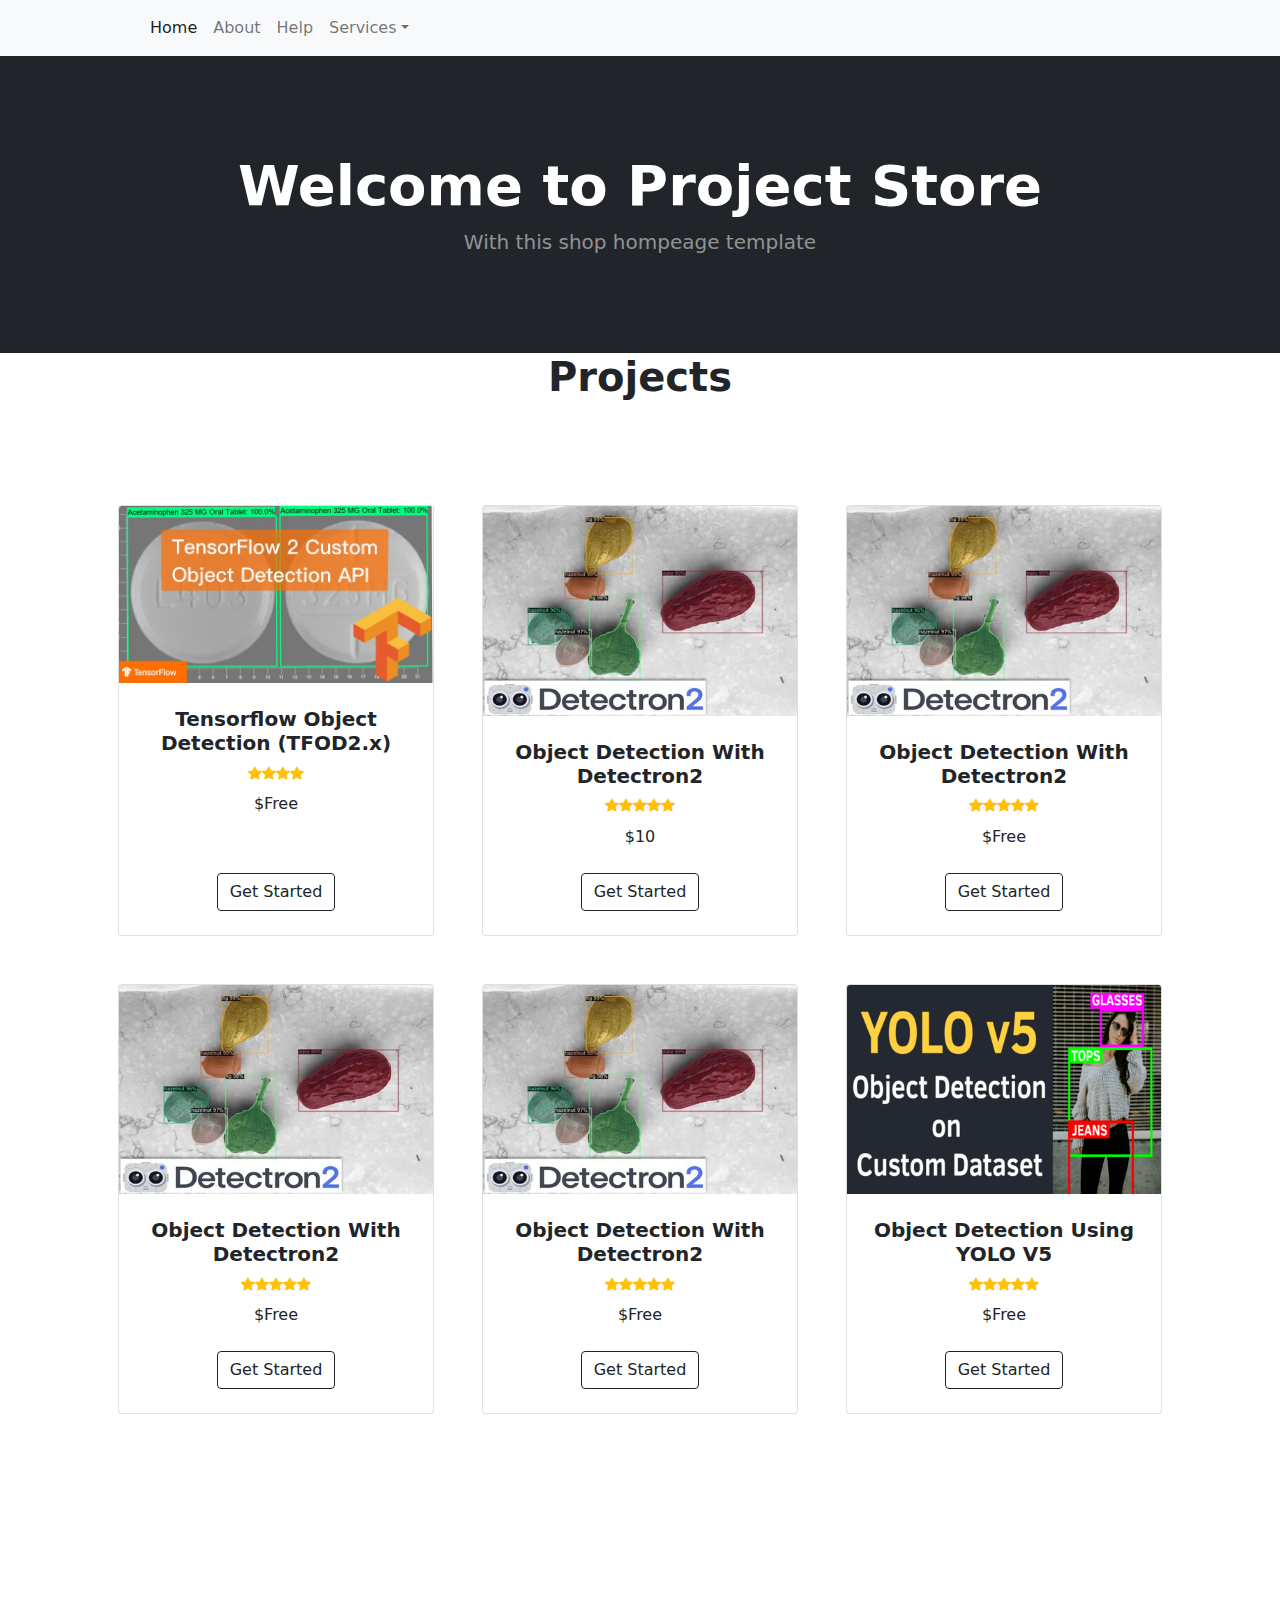
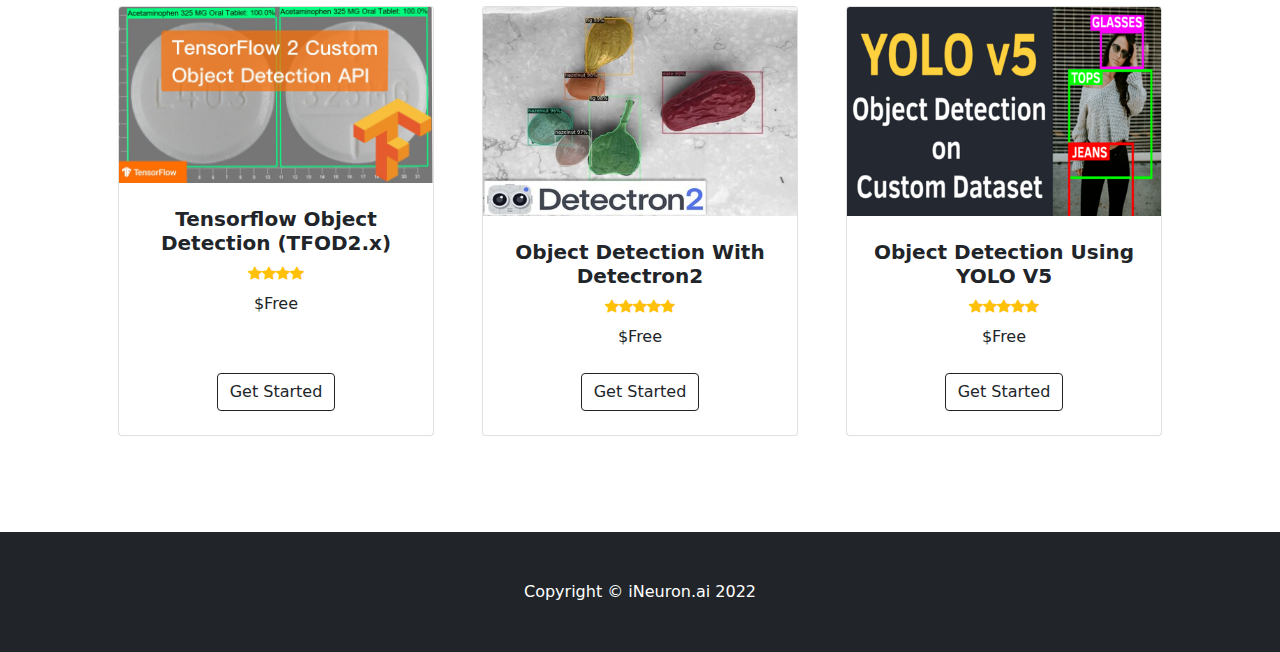
<file: project_store_presentation_layer/index.html>
<!DOCTYPE html>
<html lang="en">
    <head>
        <meta charset="utf-8" />
        <meta name="viewport" content="width=device-width, initial-scale=1, shrink-to-fit=no" />
        <meta name="description" content="" />
        <meta name="author" content="" />
        <title>CV Suite</title>
        <!-- Favicon-->
        <link rel="icon" type="image/x-icon" href="static/assets/favicon.ico" />
        <!-- Bootstrap icons-->
        <link href="https://cdn.jsdelivr.net/npm/bootstrap-icons@1.5.0/font/bootstrap-icons.css" rel="stylesheet" />
        <!-- Core theme CSS (includes Bootstrap)-->
        <link href="static/css/styles.css" rel="stylesheet" />
    </head>
    <body>
        <!-- Navigation-->
        <nav class="navbar navbar-expand-lg navbar-light bg-light">
            <div class="container px-4 px-lg-5">
                <!-- <a class="navbar-brand" href="#!">Welcome Home!</a> -->
                <button class="navbar-toggler" type="button" data-bs-toggle="collapse" data-bs-target="#navbarSupportedContent" aria-controls="navbarSupportedContent" aria-expanded="false" aria-label="Toggle navigation"><span class="navbar-toggler-icon"></span></button>
                <div class="collapse navbar-collapse" id="navbarSupportedContent">
                    <ul class="navbar-nav me-auto mb-2 mb-lg-0 ms-lg-4">
                        <li class="nav-item"><a class="nav-link active" aria-current="page" href="#!">Home</a></li>
                        <li class="nav-item"><a class="nav-link" href="#!">About</a></li>
                        <li class="nav-item"><a class="nav-link" href="#!">Help</a></li>
                        <li class="nav-item dropdown">
                            <a class="nav-link dropdown-toggle" id="navbarDropdown" href="#" role="button" data-bs-toggle="dropdown" aria-expanded="false">Services</a>
                            <ul class="dropdown-menu" aria-labelledby="navbarDropdown">
                                <li><a class="dropdown-item" href="#!">All Products</a></li>
                                <li><hr class="dropdown-divider" /></li>
                                <li><a class="dropdown-item" href="#!">Popular Items</a></li>
                                <li><a class="dropdown-item" href="#!">New Arrivals</a></li>
                            </ul>
                        </li>
                    </ul>
                    <!-- <form class="d-flex">
                        <button class="btn btn-outline-dark" type="submit">
                            <i class="bi-cart-fill me-1"></i>
                            Computer Vision
                            <span class="badge bg-dark text-white ms-1 rounded-pill">0</span>
                        </button>
                    </form> -->
                </div>
            </div>
        </nav>
        <!-- Header-->
        <header class="bg-dark py-5">
            <div class="container px-4 px-lg-5 my-5">
                <div class="text-center text-white">
                    <h1 class="display-4 fw-bolder">Welcome to Project Store</h1>
                    <p class="lead fw-normal text-white-50 mb-0">With this shop hompeage template</p>
                </div>
            </div>
        </header>

        <!-- heading -->
        <style>
            h1 {
              text-align: center;
            }

            </style>
        <h1 class="fw-bolder">Projects</h1>


        <!-- Section-->
        <section class="py-5">
           
            <div class="container px-4 px-lg-5 mt-5">
                <div class="row gx-4 gx-lg-5 row-cols-2 row-cols-md-3 row-cols-xl-3 justify-content-center">
                    <div class="col mb-5">
                        <div class="card h-100">
                            <!-- Product image-->
                            <img class="card-img-top" src="static/assets/tfod.jpg" alt="..." />
                            <!-- Product details-->
                            <div class="card-body p-4">
                                <div class="text-center">
                                    <!-- Product name-->
                                    <h5 class="fw-bolder">Tensorflow Object Detection (TFOD2.x)</h5> 
                                    <!-- Product price-->
                                    
                                    <div class="d-flex justify-content-center small text-warning mb-2">
                                        <div class="bi-star-fill"></div>
                                        <div class="bi-star-fill"></div>
                                        <div class="bi-star-fill"></div>
                                        <div class="bi-star-fill"></div>
                                        <div class="bi-star-"></div>
                                    </div>

                                    $Free
                                </div>
                            </div>
                            <!-- Product actions-->
                            <div class="card-footer p-4 pt-0 border-top-0 bg-transparent">
                                <div class="text-center"><a class="btn btn-outline-dark mt-auto" href="/tfod">Get Started</a></div>
                            </div>
                        </div>
                    </div>
                    <div class="col mb-5">
                        <div class="card h-100">
                            <!-- Sale badge-->
                            <!-- <div class="badge bg-dark text-white position-absolute" style="top: 0.5rem; right: 0.5rem">Sale</div> -->
                            <!-- Product image-->
                            <img class="card-img-top" src="static/assets/detectron.jpg" alt="..." />
                            <!-- Product details-->
                            <div class="card-body p-4">
                                <div class="text-center">
                                    <!-- Product name-->
                                    <h5 class="fw-bolder">Object Detection With Detectron2</h5>
                                    <!-- Product reviews-->
                                    <div class="d-flex justify-content-center small text-warning mb-2">
                                        <div class="bi-star-fill"></div>
                                        <div class="bi-star-fill"></div>
                                        <div class="bi-star-fill"></div>
                                        <div class="bi-star-fill"></div>
                                        <div class="bi-star-fill"></div>
                                    </div>
                                    <!-- Product price-->
                                    <!-- <span class="text-muted text-decoration-line-through">$20.00</span> -->
                                    $10
                                </div>
                            </div>
                            <!-- Product actions-->
                            <div class="card-footer p-4 pt-0 border-top-0 bg-transparent">
                                <div class="text-center"><a class="btn btn-outline-dark mt-auto" href="/">Get Started</a></div>
                            </div>
                        </div>
                    </div>
                    <div class="col mb-5">
                        <div class="card h-100">
                            <!-- Sale badge-->
                            <!-- <div class="badge bg-dark text-white position-absolute" style="top: 0.5rem; right: 0.5rem">Sale</div> -->
                            <!-- Product image-->
                            <img class="card-img-top" src="static/assets/detectron.jpg" alt="..." />
                            <!-- Product details-->
                            <div class="card-body p-4">
                                <div class="text-center">
                                    <!-- Product name-->
                                    <h5 class="fw-bolder">Object Detection With Detectron2</h5>
                                    <!-- Product reviews-->
                                    <div class="d-flex justify-content-center small text-warning mb-2">
                                        <div class="bi-star-fill"></div>
                                        <div class="bi-star-fill"></div>
                                        <div class="bi-star-fill"></div>
                                        <div class="bi-star-fill"></div>
                                        <div class="bi-star-fill"></div>
                                    </div>
                                    <!-- Product price-->
                                    <!-- <span class="text-muted text-decoration-line-through">$20.00</span> -->
                                    $Free
                                </div>
                            </div>
                            <!-- Product actions-->
                            <div class="card-footer p-4 pt-0 border-top-0 bg-transparent">
                                <div class="text-center"><a class="btn btn-outline-dark mt-auto" href="/">Get Started</a></div>
                            </div>
                        </div>
                    </div>
                    <div class="col mb-5">
                        <div class="card h-100">
                            <!-- Sale badge-->
                            <!-- <div class="badge bg-dark text-white position-absolute" style="top: 0.5rem; right: 0.5rem">Sale</div> -->
                            <!-- Product image-->
                            <img class="card-img-top" src="static/assets/detectron.jpg" alt="..." />
                            <!-- Product details-->
                            <div class="card-body p-4">
                                <div class="text-center">
                                    <!-- Product name-->
                                    <h5 class="fw-bolder">Object Detection With Detectron2</h5>
                                    <!-- Product reviews-->
                                    <div class="d-flex justify-content-center small text-warning mb-2">
                                        <div class="bi-star-fill"></div>
                                        <div class="bi-star-fill"></div>
                                        <div class="bi-star-fill"></div>
                                        <div class="bi-star-fill"></div>
                                        <div class="bi-star-fill"></div>
                                    </div>
                                    <!-- Product price-->
                                    <!-- <span class="text-muted text-decoration-line-through">$20.00</span> -->
                                    $Free
                                </div>
                            </div>
                            <!-- Product actions-->
                            <div class="card-footer p-4 pt-0 border-top-0 bg-transparent">
                                <div class="text-center"><a class="btn btn-outline-dark mt-auto" href="/">Get Started</a></div>
                            </div>
                        </div>
                    </div>
                    <div class="col mb-5">
                        <div class="card h-100">
                            <!-- Sale badge-->
                            <!-- <div class="badge bg-dark text-white position-absolute" style="top: 0.5rem; right: 0.5rem">Sale</div> -->
                            <!-- Product image-->
                            <img class="card-img-top" src="static/assets/detectron.jpg" alt="..." />
                            <!-- Product details-->
                            <div class="card-body p-4">
                                <div class="text-center">
                                    <!-- Product name-->
                                    <h5 class="fw-bolder">Object Detection With Detectron2</h5>
                                    <!-- Product reviews-->
                                    <div class="d-flex justify-content-center small text-warning mb-2">
                                        <div class="bi-star-fill"></div>
                                        <div class="bi-star-fill"></div>
                                        <div class="bi-star-fill"></div>
                                        <div class="bi-star-fill"></div>
                                        <div class="bi-star-fill"></div>
                                    </div>
                                    <!-- Product price-->
                                    <!-- <span class="text-muted text-decoration-line-through">$20.00</span> -->
                                    $Free
                                </div>
                            </div>
                            <!-- Product actions-->
                            <div class="card-footer p-4 pt-0 border-top-0 bg-transparent">
                                <div class="text-center"><a class="btn btn-outline-dark mt-auto" href="/">Get Started</a></div>
                            </div>
                        </div>
                    </div>
                    <div class="col mb-5">
                        <div class="card h-100">
                            <!-- Sale badge-->
                            <!-- <div class="badge bg-dark text-white position-absolute" style="top: 0.5rem; right: 0.5rem">Sale</div> -->
                            <!-- Product image-->
                            <img class="card-img-top" src="static/assets/yolo.png" alt="..." />
                            <!-- Product details-->
                            <div class="card-body p-4">
                                <div class="text-center">
                                    <!-- Product name-->
                                    <h5 class="fw-bolder">Object Detection Using YOLO V5</h5>
                                    <!-- Product price-->
                                    <div class="d-flex justify-content-center small text-warning mb-2">
                                        <div class="bi-star-fill"></div>
                                        <div class="bi-star-fill"></div>
                                        <div class="bi-star-fill"></div>
                                        <div class="bi-star-fill"></div>
                                        <div class="bi-star-fill"></div>
                                    </div>
                                    
                                    $Free
                                </div>
                            </div>
                            <!-- Product actions-->
                            <div class="card-footer p-4 pt-0 border-top-0 bg-transparent">
                                <div class="text-center"><a class="btn btn-outline-dark mt-auto" href="/">Get Started</a></div>
                            </div>
                        </div>
                    </div>
                </section>


            <!-- header -->
            <!-- <h1 class="fw-bolder">Image Segmentation Frameworks</h1> -->
                    
                       <!-- Section-->
        <section class="py-5">
           
            <div class="container px-4 px-lg-5 mt-5">
                <div class="row gx-4 gx-lg-5 row-cols-2 row-cols-md-3 row-cols-xl-3 justify-content-center">
                    <div class="col mb-5">
                        <div class="card h-100">
                            <!-- Product image-->
                            <img class="card-img-top" src="static/assets/tfod.jpg" alt="..." />
                            <!-- Product details-->
                            <div class="card-body p-4">
                                <div class="text-center">
                                    <!-- Product name-->
                                    <h5 class="fw-bolder">Tensorflow Object Detection (TFOD2.x)</h5> 
                                    <!-- Product price-->
                                    
                                    <div class="d-flex justify-content-center small text-warning mb-2">
                                        <div class="bi-star-fill"></div>
                                        <div class="bi-star-fill"></div>
                                        <div class="bi-star-fill"></div>
                                        <div class="bi-star-fill"></div>
                                        <div class="bi-star-"></div>
                                    </div>

                                    $Free
                                </div>
                            </div>
                            <!-- Product actions-->
                            <div class="card-footer p-4 pt-0 border-top-0 bg-transparent">
                                <div class="text-center"><a class="btn btn-outline-dark mt-auto" href="/">Get Started</a></div>
                            </div>
                        </div>
                    </div>
                    <div class="col mb-5">
                        <div class="card h-100">
                            <!-- Sale badge-->
                            <!-- <div class="badge bg-dark text-white position-absolute" style="top: 0.5rem; right: 0.5rem">Sale</div> -->
                            <!-- Product image-->
                            <img class="card-img-top" src="static/assets/detectron.jpg" alt="..." />
                            <!-- Product details-->
                            <div class="card-body p-4">
                                <div class="text-center">
                                    <!-- Product name-->
                                    <h5 class="fw-bolder">Object Detection With Detectron2</h5>
                                    <!-- Product reviews-->
                                    <div class="d-flex justify-content-center small text-warning mb-2">
                                        <div class="bi-star-fill"></div>
                                        <div class="bi-star-fill"></div>
                                        <div class="bi-star-fill"></div>
                                        <div class="bi-star-fill"></div>
                                        <div class="bi-star-fill"></div>
                                    </div>
                                    <!-- Product price-->
                                    <!-- <span class="text-muted text-decoration-line-through">$20.00</span> -->
                                    $Free
                                </div>
                            </div>
                            <!-- Product actions-->
                            <div class="card-footer p-4 pt-0 border-top-0 bg-transparent">
                                <div class="text-center"><a class="btn btn-outline-dark mt-auto" href="/">Get Started</a></div>
                            </div>
                        </div>
                    </div>
                    <div class="col mb-5">
                        <div class="card h-100">
                            <!-- Sale badge-->
                            <!-- <div class="badge bg-dark text-white position-absolute" style="top: 0.5rem; right: 0.5rem">Sale</div> -->
                            <!-- Product image-->
                            <img class="card-img-top" src="static/assets/yolo.png" alt="..." />
                            <!-- Product details-->
                            <div class="card-body p-4">
                                <div class="text-center">
                                    <!-- Product name-->
                                    <h5 class="fw-bolder">Object Detection Using YOLO V5</h5>
                                    <!-- Product price-->
                                    <div class="d-flex justify-content-center small text-warning mb-2">
                                        <div class="bi-star-fill"></div>
                                        <div class="bi-star-fill"></div>
                                        <div class="bi-star-fill"></div>
                                        <div class="bi-star-fill"></div>
                                        <div class="bi-star-fill"></div>
                                    </div>
                                    
                                    $Free
                                </div>
                            </div>
                            <!-- Product actions-->
                            <div class="card-footer p-4 pt-0 border-top-0 bg-transparent">
                                <div class="text-center"><a class="btn btn-outline-dark mt-auto" href="/">Get Started</a></div>
                            </div>
                        </div>
                    </div>
                </section>

       <!-- Footer-->
       <footer class="py-5 bg-dark">
        <div class="container"><p class="m-0 text-center text-white">Copyright &copy; iNeuron.ai 2022</p></div>
    </footer>
    
        <!-- Bootstrap core JS-->
        <script src="https://cdn.jsdelivr.net/npm/bootstrap@5.1.0/dist/js/bootstrap.bundle.min.js"></script>
        <!-- Core theme JS-->
        <script src="static/js/scripts.js"></script>
    </body>
</html>
</file>
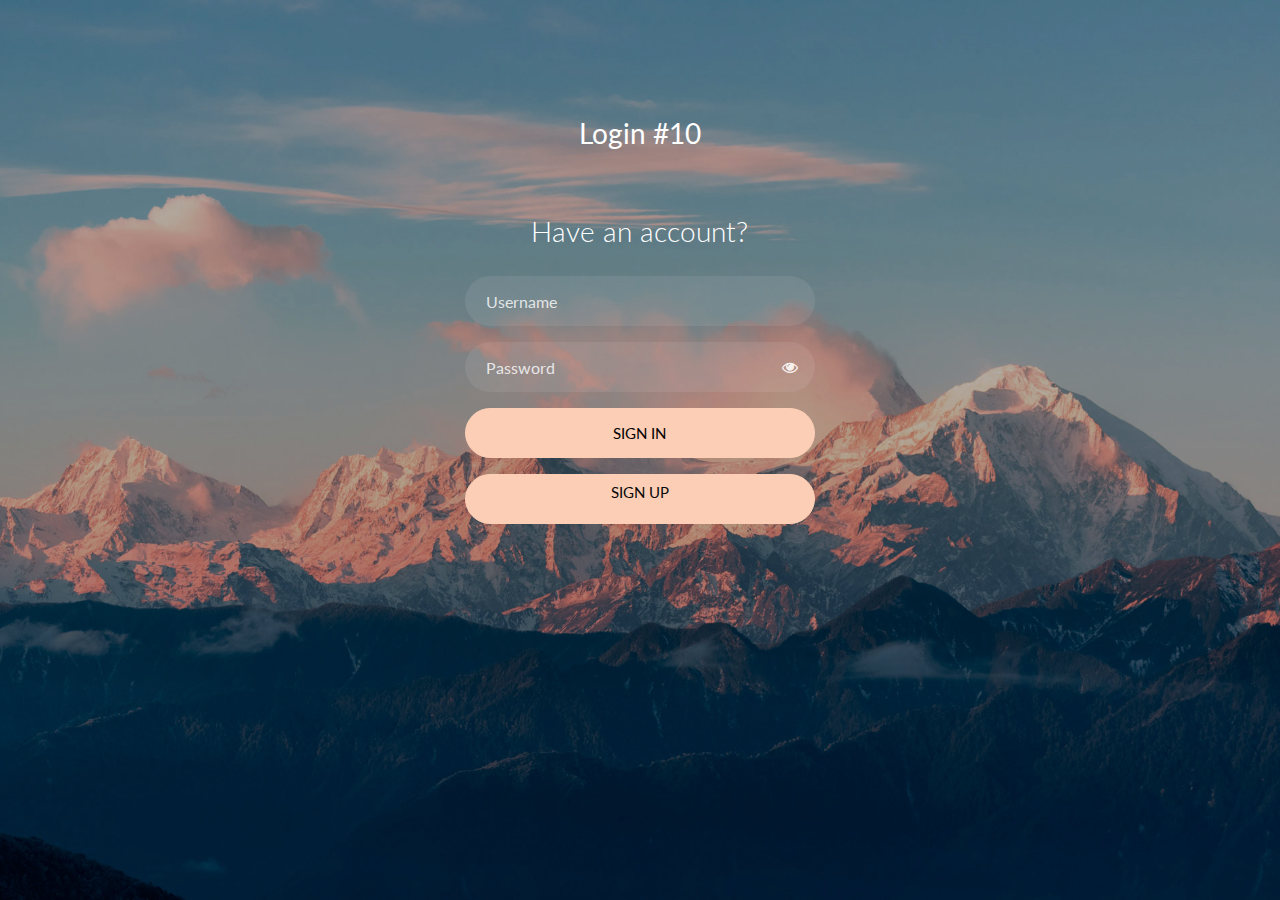
<file: project_store_presentation_layer/login.html>
<!doctype html>
<html lang="en">
  <head>
  	<title>Login 10</title>
    <meta charset="utf-8">
    <meta name="viewport" content="width=device-width, initial-scale=1, shrink-to-fit=no">

	<link href="https://fonts.googleapis.com/css?family=Lato:300,400,700&display=swap" rel="stylesheet">

	<link rel="stylesheet" href="https://stackpath.bootstrapcdn.com/font-awesome/4.7.0/css/font-awesome.min.css">
	
	<link rel="stylesheet" href="static/css/login_style.css">

	</head>
	<body class="img js-fullheight" style="background-image: url(static/assets/bg.jpg);">
	<section class="ftco-section">
		<div class="container">
			<div class="row justify-content-center">
				<div class="col-md-6 text-center mb-5">
					<h2 class="heading-section">Login #10</h2>
				</div>
			</div>
			<div class="row justify-content-center">
				<div class="col-md-6 col-lg-4">
					<div class="login-wrap p-0">
		      	<h3 class="mb-4 text-center">Have an account?</h3>
		      	<form action="#" class="signin-form">
		      		<div class="form-group">
		      			<input type="text" class="form-control" placeholder="Username" required>
		      		</div>
	            <div class="form-group">
	              <input id="password-field" type="password" class="form-control" placeholder="Password" required>
	              <span toggle="#password-field" class="fa fa-fw fa-eye field-icon toggle-password"></span>
	            </div>
	            <div class="form-group">
	            	<button type="submit" class="form-control btn btn-primary submit px-3">Sign In</button>
	            </div>
	            <div class="form-group d-md-flex">
	            	<!-- <div class="w-50">
		            	<label class="checkbox-wrap checkbox-primary">Remember Me
									  <input type="checkbox" checked>
									  <span class="checkmark"></span>
									</label>
								</div> -->
								<div class="form-control btn btn-primary submit px-3">
									<a href="register.html" style="color: rgb(8, 8, 8)"> Sign up</a>
								</div>
	            </div>
	          </form>
	          <!-- <p class="w-100 text-center">&mdash; Or Sign In With &mdash;</p>
	          <div class="social d-flex text-center">
	          	<a href="#" class="px-2 py-2 mr-md-1 rounded"><span class="ion-logo-facebook mr-2"></span> Facebook</a>
	          	<a href="#" class="px-2 py-2 ml-md-1 rounded"><span class="ion-logo-twitter mr-2"></span> Twitter</a>
	          </div> -->
		      <!-- </div>
				</div> -->
			</div>
		</div>
	</section>

  <script src="static/js/jquery.min.js"></script>
  <script src="static/js/popper.js"></script>
  <script src="static/js/bootstrap.min.js"></script>
  <script src="static/js/main.js"></script>

	</body>
</html>
</file>
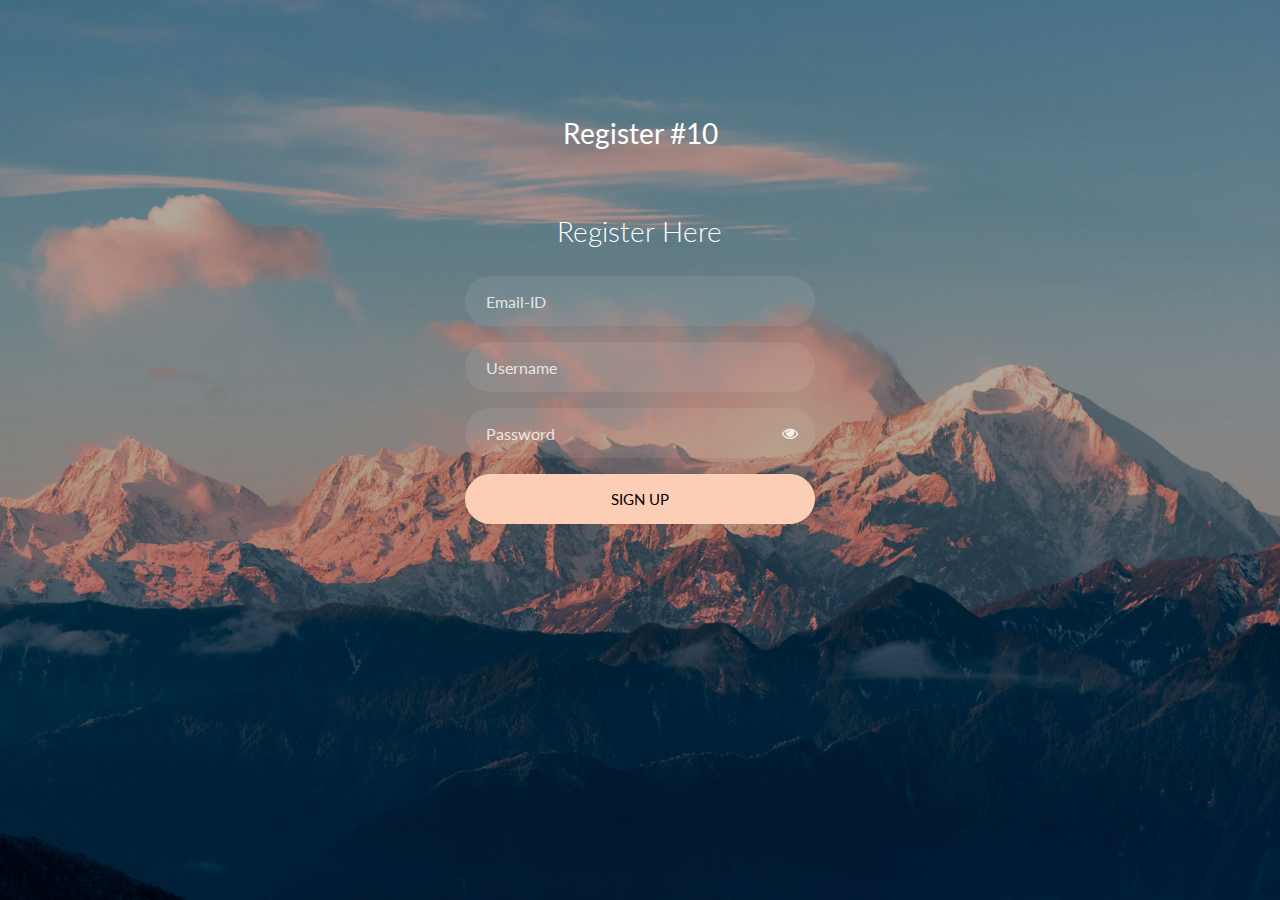
<file: project_store_presentation_layer/register.html>
<!doctype html>
<html lang="en">
  <head>
  	<title>Login 10</title>
    <meta charset="utf-8">
    <meta name="viewport" content="width=device-width, initial-scale=1, shrink-to-fit=no">

	<link href="https://fonts.googleapis.com/css?family=Lato:300,400,700&display=swap" rel="stylesheet">

	<link rel="stylesheet" href="https://stackpath.bootstrapcdn.com/font-awesome/4.7.0/css/font-awesome.min.css">
	
	<link rel="stylesheet" href="static/css/login_style.css">

	</head>
	<body class="img js-fullheight" style="background-image: url(static/assets/bg.jpg);">
	<section class="ftco-section">
		<div class="container">
			<div class="row justify-content-center">
				<div class="col-md-6 text-center mb-5">
					<h2 class="heading-section">Register #10</h2>
				</div>
			</div>
			<div class="row justify-content-center">
				<div class="col-md-6 col-lg-4">
					<div class="login-wrap p-0">
		      	<h3 class="mb-4 text-center">Register Here</h3>
		      	<form action="#" class="signin-form">
		      		<div class="form-group">
		      			<input type="text" class="form-control" placeholder="Email-ID" required>
		      		</div>
                    <div class="form-group">
                        <input type="text" class="form-control" placeholder="Username" required>
                    </div>
	            <div class="form-group">
	              <input id="password-field" type="password" class="form-control" placeholder="Password" required>
	              <span toggle="#password-field" class="fa fa-fw fa-eye field-icon toggle-password"></span>
	            </div>
	            <div class="form-group">
	            	<button type="submit" class="form-control btn btn-primary submit px-3">Sign UP</button>
	            </div>

	          </form>
		      <!-- </div>
				</div> -->
			</div>
		</div>
	</section>

  <script src="static/js/jquery.min.js"></script>
  <script src="static/js/popper.js"></script>
  <script src="static/js/bootstrap.min.js"></script>
  <script src="static/js/main.js"></script>

	</body>
</html>
</file>
